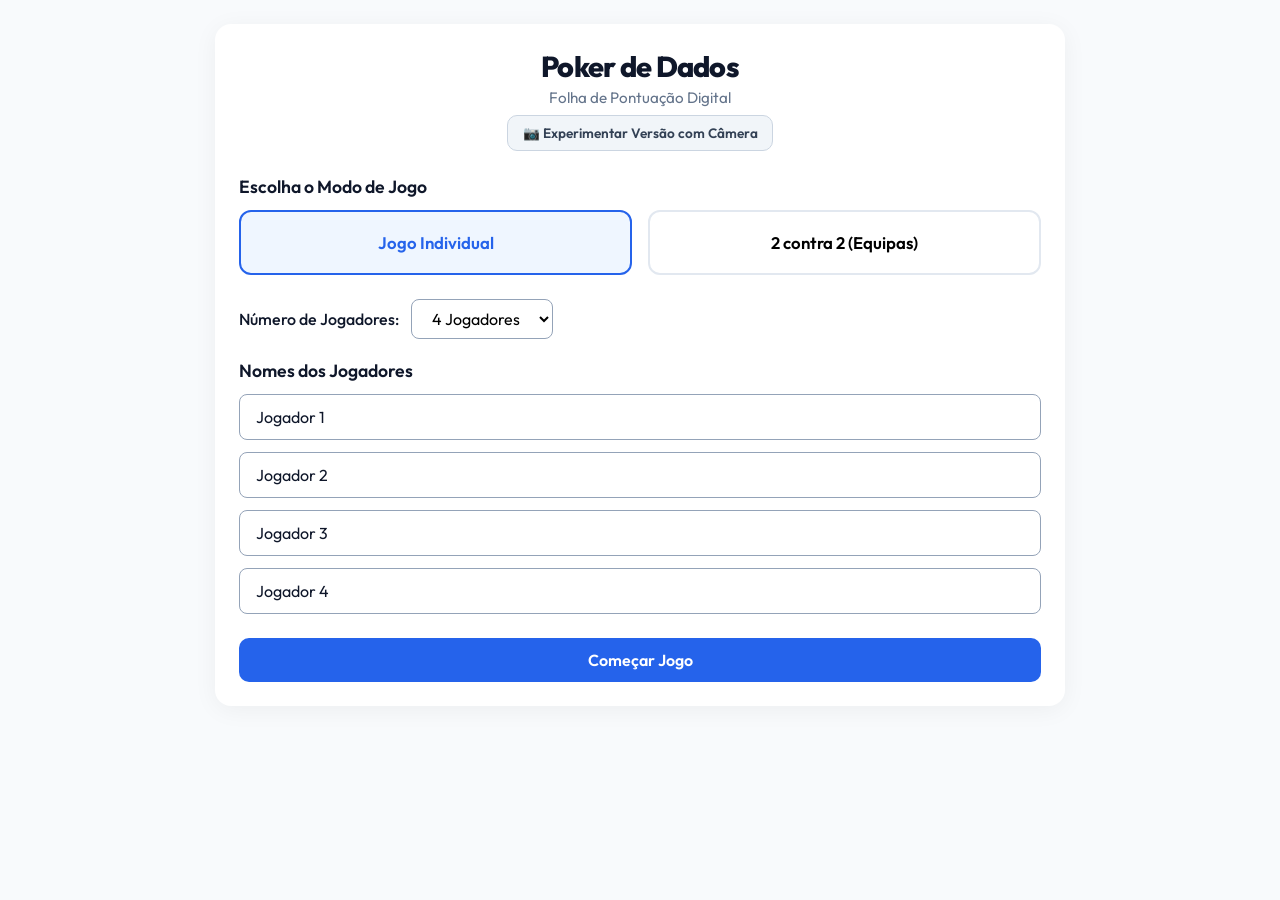
<file: index.html>
<!DOCTYPE html>
<html lang="pt">
<head>
  <meta charset="UTF-8">
  <meta name="viewport" content="width=device-width, initial-scale=1.0, maximum-scale=1.0, user-scalable=no, viewport-fit=cover">
  <title>Poker de Dados - Folha de Pontuação</title>
  
  <!-- PWA & Mobile Meta Tags -->
  <link rel="manifest" href="manifest.json">
  <meta name="theme-color" content="#2563eb">
  <meta name="apple-mobile-web-app-capable" content="yes">
  <meta name="apple-mobile-web-app-status-bar-style" content="black-translucent">
  <meta name="apple-mobile-web-app-title" content="Poker de Dados">
  <link rel="apple-touch-icon" href="icon.svg">
  <link rel="icon" type="image/svg+xml" href="icon.svg">

  <link rel="stylesheet" href="style.css">
</head>
<body>

  <div id="app">
    <header>
      <h1>Poker de Dados</h1>
      <p id="app-subtitle">Folha de Pontuação Digital</p>
      <div style="display: flex; gap: 0.5rem; justify-content: center; margin-top: 0.5rem;">
        <button type="button" id="pwa-install-btn" class="btn btn-secondary pwa-install-btn" style="display: none; width: auto;">
          📲 Instalar App
        </button>
        <a href="./camera/index.html" class="btn btn-secondary" style="width: auto; text-decoration: none; font-size: 0.85rem; padding: 0.5rem 0.9rem;">
          📷 Experimentar Versão com Câmera
        </a>
      </div>
    </header>

    <!-- SETUP SCREEN -->
    <div id="setup-screen" class="screen active">
      <div class="setup-group">
        <h3>Escolha o Modo de Jogo</h3>
        <div class="mode-selector">
          <button type="button" id="mode-individual-btn" class="mode-btn selected" onclick="selectGameMode('individual')">
            Jogo Individual
          </button>
          <button type="button" id="mode-teams-btn" class="mode-btn" onclick="selectGameMode('teams')">
            2 contra 2 (Equipas)
          </button>
        </div>
      </div>

      <!-- Individual Mode Setup -->
      <div id="individual-setup" class="setup-group">
        <div class="player-count-selector">
          <label for="player-count">Número de Jogadores:</label>
          <select id="player-count" onchange="onPlayerCountChange(this.value)">
            <option value="2">2 Jogadores</option>
            <option value="3">3 Jogadores</option>
            <option value="4" selected>4 Jogadores</option>
            <option value="5">5 Jogadores</option>
            <option value="6">6 Jogadores</option>
          </select>
        </div>
        
        <h3>Nomes dos Jogadores</h3>
        <div id="individual-players-inputs" class="player-input-container">
          <!-- Populated dynamically via JS -->
        </div>
      </div>

      <!-- Team Mode Setup -->
      <div id="teams-setup" class="setup-group" style="display: none;">
        <h3>Nomes das Equipas e Jogadores</h3>
        <div class="player-input-container">
          <div class="team-box team-1">
            <h4>Equipa 1</h4>
            <div style="display: flex; flex-direction: column; gap: 0.50rem;">
              <input type="text" id="team1-p1" class="input-field" placeholder="Jogador 1" value="Jogador 1">
              <input type="text" id="team1-p2" class="input-field" placeholder="Jogador 2" value="Jogador 2">
            </div>
          </div>
          <div class="team-box team-2">
            <h4>Equipa 2</h4>
            <div style="display: flex; flex-direction: column; gap: 0.50rem;">
              <input type="text" id="team2-p1" class="input-field" placeholder="Jogador 3" value="Jogador 3">
              <input type="text" id="team2-p2" class="input-field" placeholder="Jogador 4" value="Jogador 4">
            </div>
          </div>
        </div>
      </div>

      <button type="button" class="btn btn-primary" onclick="startGame()">
        Começar Jogo
      </button>
    </div>

    <!-- GAMEPLAY SCREEN -->
    <div id="game-screen" class="screen">
      <!-- Turn Indicator -->
      <div id="turn-indicator" class="turn-indicator" style="display: none;">
        <div class="turn-indicator-info">
          <span class="turn-indicator-label">Vez de jogar</span>
          <span id="turn-indicator-name" class="turn-indicator-name">-</span>
        </div>
        <button type="button" class="btn-skip-turn" onclick="skipTurn()" title="Passar a vez">⏭</button>
      </div>

      <!-- Winner Banner -->
      <div id="winner-banner" class="winner-banner" style="display: none;">
        <h3 id="winner-title">Líder: -</h3>
        <p id="winner-detail">-</p>
      </div>

      <!-- Container for stacked tables -->
      <div id="scorecards-container">
        <!-- Dynamic rendering via JS -->
      </div>

      <!-- Action Footer -->
      <div class="game-actions">
        <button type="button" class="btn btn-secondary" onclick="resetToSetup()">
          Novo Jogo (Reiniciar)
        </button>
      </div>
    </div>
  </div>

  <!-- SCORE PICKER MODAL -->
  <div id="score-picker-modal" class="modal-overlay">
    <div class="modal-content">
      <div class="modal-header">
        <div id="picker-category" class="modal-title">Categoria</div>
        <div id="picker-player" class="modal-subtitle">Jogador</div>
      </div>
      
      <!-- Threshold Alert Banner (shows if column is locked and requires opening value) -->
      <div id="picker-threshold-info" class="modal-threshold-alert" style="display: none;">
        Coluna fechada. Precisas de pelo menos 7 pontos para abrir!
      </div>
      
      <!-- Option buttons grid -->
      <div id="picker-buttons" class="modal-buttons-grid">
        <!-- Dynamic rendering based on category -->
      </div>
      
      <div class="modal-footer">
        <button type="button" class="btn btn-secondary" style="flex: 1;" onclick="closeScorePicker()">
          Cancelar
        </button>
        <button type="button" class="btn btn-danger" style="flex: 1;" onclick="clearScoreValue()">
          Limpar
        </button>
      </div>
    </div>
  </div>

  <script src="app.js"></script>
</body>
</html>
</file>
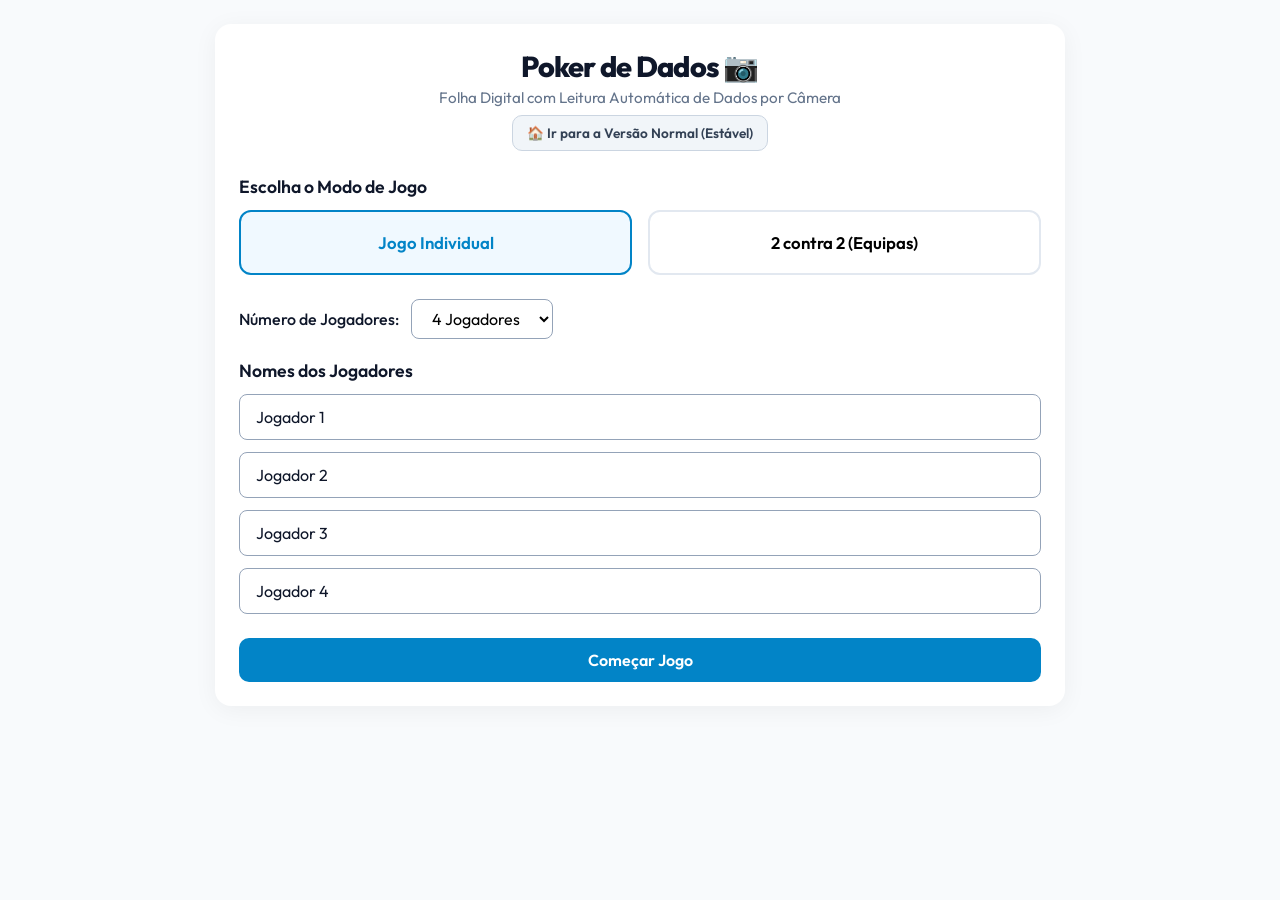
<file: camera/index.html>
<!DOCTYPE html>
<html lang="pt">
<head>
  <meta charset="UTF-8">
  <meta name="viewport" content="width=device-width, initial-scale=1.0, maximum-scale=1.0, user-scalable=no, viewport-fit=cover">
  <title>Poker de Dados (com Câmera AI)</title>
  
  <!-- PWA & Mobile Meta Tags -->
  <link rel="manifest" href="manifest.json">
  <meta name="theme-color" content="#0284c7">
  <meta name="apple-mobile-web-app-capable" content="yes">
  <meta name="apple-mobile-web-app-status-bar-style" content="black-translucent">
  <meta name="apple-mobile-web-app-title" content="Poker Câmera">
  <link rel="apple-touch-icon" href="icon.svg">
  <link rel="icon" type="image/svg+xml" href="icon.svg">

  <link rel="stylesheet" href="style.css">
</head>
<body>

  <div id="app">
    <header>
      <h1>Poker de Dados 📷</h1>
      <p id="app-subtitle">Folha Digital com Leitura Automática de Dados por Câmera</p>
      <div style="display: flex; gap: 0.5rem; justify-content: center; margin-top: 0.5rem;">
        <button type="button" id="pwa-install-btn" class="btn btn-secondary pwa-install-btn" style="display: none; width: auto;">
          📲 Instalar App
        </button>
        <a href="../index.html" class="btn btn-secondary" style="width: auto; text-decoration: none; font-size: 0.85rem; padding: 0.5rem 0.9rem;">
          🏠 Ir para a Versão Normal (Estável)
        </a>
      </div>
    </header>

    <!-- SETUP SCREEN -->
    <div id="setup-screen" class="screen active">
      <div class="setup-group">
        <h3>Escolha o Modo de Jogo</h3>
        <div class="mode-selector">
          <button type="button" id="mode-individual-btn" class="mode-btn selected" onclick="selectGameMode('individual')">
            Jogo Individual
          </button>
          <button type="button" id="mode-teams-btn" class="mode-btn" onclick="selectGameMode('teams')">
            2 contra 2 (Equipas)
          </button>
        </div>
      </div>

      <!-- Individual Mode Setup -->
      <div id="individual-setup" class="setup-group">
        <div class="player-count-selector">
          <label for="player-count">Número de Jogadores:</label>
          <select id="player-count" onchange="onPlayerCountChange(this.value)">
            <option value="2">2 Jogadores</option>
            <option value="3">3 Jogadores</option>
            <option value="4" selected>4 Jogadores</option>
            <option value="5">5 Jogadores</option>
            <option value="6">6 Jogadores</option>
          </select>
        </div>
        
        <h3>Nomes dos Jogadores</h3>
        <div id="individual-players-inputs" class="player-input-container">
          <!-- Populated dynamically via JS -->
        </div>
      </div>

      <!-- Team Mode Setup -->
      <div id="teams-setup" class="setup-group" style="display: none;">
        <h3>Nomes das Equipas e Jogadores</h3>
        <div class="player-input-container">
          <div class="team-box team-1">
            <h4>Equipa 1</h4>
            <div style="display: flex; flex-direction: column; gap: 0.50rem;">
              <input type="text" id="team1-p1" class="input-field" placeholder="Jogador 1" value="Jogador 1">
              <input type="text" id="team1-p2" class="input-field" placeholder="Jogador 2" value="Jogador 2">
            </div>
          </div>
          <div class="team-box team-2">
            <h4>Equipa 2</h4>
            <div style="display: flex; flex-direction: column; gap: 0.50rem;">
              <input type="text" id="team2-p1" class="input-field" placeholder="Jogador 3" value="Jogador 3">
              <input type="text" id="team2-p2" class="input-field" placeholder="Jogador 4" value="Jogador 4">
            </div>
          </div>
        </div>
      </div>

      <button type="button" class="btn btn-primary" onclick="startGame()">
        Começar Jogo
      </button>
    </div>

    <!-- GAMEPLAY SCREEN -->
    <div id="game-screen" class="screen">
      <!-- Turn Indicator with Camera Quick Scan Button -->
      <div id="turn-indicator" class="turn-indicator" style="display: none;">
        <div class="turn-indicator-info">
          <span class="turn-indicator-label">Vez de jogar</span>
          <span id="turn-indicator-name" class="turn-indicator-name">-</span>
        </div>
        <div style="display: flex; gap: 0.5rem;">
          <button type="button" class="btn btn-camera" style="padding: 0.5rem 0.8rem; font-size: 0.9rem; width: auto;" onclick="openCameraScanner()" title="Abrir Câmera para Ler Dados">
            📷 Digitalizar Dados
          </button>
          <button type="button" class="btn-skip-turn" onclick="skipTurn()" title="Passar a vez">⏭</button>
        </div>
      </div>

      <!-- Winner Banner -->
      <div id="winner-banner" class="winner-banner" style="display: none;">
        <h3 id="winner-title">Líder: -</h3>
        <p id="winner-detail">-</p>
      </div>

      <!-- Container for stacked tables -->
      <div id="scorecards-container">
        <!-- Dynamic rendering via JS -->
      </div>

      <!-- Action Footer -->
      <div class="game-actions">
        <button type="button" class="btn btn-camera" onclick="openCameraScanner()">
          📷 Digitalizar Dados da Mesa por Câmera
        </button>
        <button type="button" class="btn btn-secondary" onclick="resetToSetup()">
          Novo Jogo (Reiniciar)
        </button>
      </div>
    </div>
  </div>

  <!-- SCORE PICKER MODAL -->
  <div id="score-picker-modal" class="modal-overlay">
    <div class="modal-content">
      <div class="modal-header">
        <div id="picker-category" class="modal-title">Categoria</div>
        <div id="picker-player" class="modal-subtitle">Jogador</div>
      </div>
      
      <!-- Threshold Alert Banner -->
      <div id="picker-threshold-info" class="modal-threshold-alert" style="display: none;">
        Coluna fechada. Precisas de pelo menos 7 pontos para abrir!
      </div>
      
      <!-- Option buttons grid -->
      <div id="picker-buttons" class="modal-buttons-grid">
        <!-- Dynamic rendering based on category -->
      </div>
      
      <div class="modal-footer">
        <button type="button" class="btn btn-camera" style="flex: 1;" onclick="openCameraScannerForCurrentCell()">
          📷 Câmera
        </button>
        <button type="button" class="btn btn-secondary" style="flex: 1;" onclick="closeScorePicker()">
          Cancelar
        </button>
        <button type="button" class="btn btn-danger" style="flex: 1;" onclick="clearScoreValue()">
          Limpar
        </button>
      </div>
    </div>
  </div>

  <!-- CAMERA SCANNER MODAL OVERLAY -->
  <div id="camera-modal" class="camera-modal-overlay">
    <div class="camera-modal-header">
      <h3>📷 Leitor de Dados por Câmera</h3>
      <button type="button" class="btn-skip-turn" onclick="closeCameraScanner()">✕</button>
    </div>

    <!-- Video Live Stream Container -->
    <div class="camera-view-container">
      <video id="camera-stream" class="camera-video-stream" autoplay playsinline muted></video>
      <canvas id="camera-canvas-overlay" class="camera-canvas-overlay"></canvas>
      <div class="camera-guide-target">
        <span class="camera-guide-text">Aponta para os 5 dados na mesa</span>
      </div>
    </div>

    <!-- Turn Roll Tracker (Lançamento 1, 2 ou 3) -->
    <div class="roll-tracker-container">
      <div class="roll-tracker-header">
        <span>NÚMERO DO LANÇAMENTO DESTE TURNO:</span>
        <strong id="roll-status-text">Lançamento 1 (Mão)</strong>
      </div>
      <div class="roll-selector-btns">
        <button type="button" id="roll-btn-1" class="roll-btn active" onclick="setRollIndex(1)">1º Lançamento (Mão/Servido)</button>
        <button type="button" id="roll-btn-2" class="roll-btn" onclick="setRollIndex(2)">2º Lançamento</button>
        <button type="button" id="roll-btn-3" class="roll-btn" onclick="setRollIndex(3)">3º Lançamento</button>
      </div>
    </div>

    <!-- Detected Dice Results Box -->
    <div class="detected-dice-box">
      <div class="detected-dice-title">
        <span>Dados Detetados (Toca para alterar se necessário):</span>
        <button type="button" class="btn-secondary" style="padding: 0.2rem 0.6rem; font-size: 0.75rem; width: auto;" onclick="simulateRandomRollDetection()">🔄 Recarregar / Reanalisar</button>
      </div>
      
      <div id="detected-chips-container" class="detected-chips-grid">
        <button type="button" class="dice-chip active" onclick="cycleDiceValue(0)" id="dice-chip-0">A</button>
        <button type="button" class="dice-chip active" onclick="cycleDiceValue(1)" id="dice-chip-1">A</button>
        <button type="button" class="dice-chip active" onclick="cycleDiceValue(2)" id="dice-chip-2">A</button>
        <button type="button" class="dice-chip active" onclick="cycleDiceValue(3)" id="dice-chip-3">A</button>
        <button type="button" class="dice-chip" onclick="cycleDiceValue(4)" id="dice-chip-4">K</button>
      </div>

      <div id="ai-suggestion-alert" class="poker-result-alert">
        🎯 Detetado: Poker de Ases (100 Pontos no Lançamento 2)
      </div>
    </div>

    <!-- Action Buttons -->
    <div class="camera-action-btns">
      <button type="button" class="btn btn-secondary" style="flex: 1;" onclick="closeCameraScanner()">
        Cancelar
      </button>
      <button type="button" id="apply-camera-score-btn" class="btn btn-primary" style="flex: 2; background-color: #0284c7;" onclick="applyCameraDetectedScore()">
        ✅ Confirmar e Apontar
      </button>
    </div>
  </div>

  <script src="app.js"></script>
</body>
</html>
</file>
<file: style.css>
/* Google Fonts Import - Outfit */
@import url('https://fonts.googleapis.com/css2?family=Outfit:wght@300;400;500;600;700;800&display=swap');

/* Color Variables */
:root {
  --bg-color: #f8fafc;
  --card-bg: #ffffff;
  --text-color: #0f172a;
  --text-muted: #64748b;
  --border-color: #94a3b8; /* Clearly visible border color */
  --border-light: #e2e8f0;
  --accent-color: #2563eb;
  --accent-hover: #1d4ed8;
  --danger-color: #ef4444;
  --danger-hover: #dc2626;
  
  /* Status Colors */
  --locked-color: #f97316; /* Orange for locked column */
  --locked-bg: #fff7ed;
  --unlocked-color: #10b981; /* Green for unlocked column */
  --unlocked-bg: #ecfdf5;
  
  /* Team specific backgrounds for group identification */
  --team-1-border: #3b82f6;
  --team-2-border: #8b5cf6;
  --team-1-bg: #f0f9ff;
  --team-2-bg: #f5f3ff;
  
  --font-family: 'Outfit', -apple-system, BlinkMacSystemFont, "Segoe UI", Roboto, sans-serif;
}

/* Reset */
* {
  box-sizing: border-box;
  margin: 0;
  padding: 0;
  -webkit-tap-highlight-color: transparent;
}

body {
  font-family: var(--font-family);
  background-color: var(--bg-color);
  color: var(--text-color);
  min-height: 100vh;
  display: flex;
  flex-direction: column;
  align-items: center;
  justify-content: flex-start;
  padding: 1rem;
}

/* App Container */
#app {
  width: 100%;
  max-width: 850px;
  background-color: var(--card-bg);
  border-radius: 16px;
  box-shadow: 0 4px 25px rgba(0, 0, 0, 0.05);
  padding: 1.5rem;
  margin-top: 0.5rem;
  margin-bottom: 2rem;
}

/* Header */
header {
  text-align: center;
  margin-bottom: 1.5rem;
}

header h1 {
  font-size: 1.8rem;
  font-weight: 800;
  color: var(--text-color);
  letter-spacing: -0.025em;
  margin-bottom: 0.25rem;
}

header p {
  color: var(--text-muted);
  font-size: 0.95rem;
}

/* Screens Toggle */
.screen {
  display: none;
}

.screen.active {
  display: block;
}

/* Utility Components */
.btn {
  display: inline-flex;
  align-items: center;
  justify-content: center;
  padding: 0.75rem 1.5rem;
  font-family: var(--font-family);
  font-size: 1rem;
  font-weight: 600;
  border-radius: 10px;
  border: none;
  cursor: pointer;
  transition: background-color 0.15s ease, transform 0.1s ease;
  width: 100%;
}

.btn:active {
  transform: scale(0.98);
}

.btn-primary {
  background-color: var(--accent-color);
  color: #ffffff;
}

.btn-primary:hover {
  background-color: var(--accent-hover);
}

.btn-secondary {
  background-color: #f1f5f9;
  color: #334155;
  border: 1px solid #cbd5e1;
}

.btn-secondary:hover {
  background-color: #e2e8f0;
}

.btn-danger {
  background-color: var(--danger-color);
  color: #ffffff;
}

.btn-danger:hover {
  background-color: var(--danger-hover);
}

/* Welcome & Setup Screens */
.setup-group {
  margin-bottom: 1.5rem;
}

.setup-group h3 {
  font-size: 1.1rem;
  margin-bottom: 0.75rem;
  font-weight: 600;
}

.mode-selector {
  display: grid;
  grid-template-columns: 1fr 1fr;
  gap: 1rem;
  margin-bottom: 1.5rem;
}

.mode-btn {
  padding: 1.25rem 1rem;
  border: 2px solid var(--border-light);
  border-radius: 12px;
  background-color: var(--card-bg);
  cursor: pointer;
  font-family: var(--font-family);
  font-size: 1.05rem;
  font-weight: 600;
  text-align: center;
  transition: all 0.2s ease;
}

.mode-btn.selected {
  border-color: var(--accent-color);
  background-color: #eff6ff;
  color: var(--accent-color);
}

/* Player Inputs Form */
.player-input-container {
  display: flex;
  flex-direction: column;
  gap: 0.75rem;
  margin-bottom: 1.5rem;
}

.player-count-selector {
  display: flex;
  align-items: center;
  gap: 0.75rem;
  margin-bottom: 1.25rem;
}

.player-count-selector label {
  font-weight: 500;
  color: var(--text-color);
}

.player-count-selector select {
  font-family: var(--font-family);
  font-size: 1rem;
  padding: 0.5rem 1rem;
  border-radius: 8px;
  border: 1px solid var(--border-color);
  outline: none;
  background-color: #ffffff;
}

.team-box {
  border: 1px solid var(--border-light);
  border-radius: 12px;
  padding: 1rem;
  background-color: #fafafa;
}

.team-box.team-1 {
  border-left: 4px solid var(--team-1-border);
}

.team-box.team-2 {
  border-left: 4px solid var(--team-2-border);
}

.team-box h4 {
  font-size: 0.95rem;
  text-transform: uppercase;
  letter-spacing: 0.05em;
  margin-bottom: 0.75rem;
  color: var(--text-muted);
}

.input-field {
  width: 100%;
  padding: 0.75rem 1rem;
  border-radius: 8px;
  border: 1px solid var(--border-color);
  font-family: var(--font-family);
  font-size: 1rem;
  color: var(--text-color);
  outline: none;
  background-color: #ffffff;
  transition: border-color 0.15s ease;
}

.input-field:focus {
  border-color: var(--accent-color);
  box-shadow: 0 0 0 3px rgba(37, 99, 235, 0.1);
}

/* Dynamic Gameplay Screen Layout */
.team-container {
  border: 2px solid var(--border-light);
  border-radius: 16px;
  padding: 1.25rem;
  margin-bottom: 1.5rem;
}

.team-container.team-1 {
  border-color: var(--team-1-border);
  background-color: #fafcfe;
}

.team-container.team-2 {
  border-color: var(--team-2-border);
  background-color: #fbfaff;
}

.team-header-banner {
  display: flex;
  justify-content: space-between;
  align-items: center;
  margin-bottom: 1rem;
  border-bottom: 1px dashed var(--border-color);
  padding-bottom: 0.5rem;
}

.team-header-banner h2 {
  font-size: 1.3rem;
  font-weight: 800;
}

.team-header-banner.team-1 h2 {
  color: var(--team-1-border);
}

.team-header-banner.team-2 h2 {
  color: var(--team-2-border);
}

.team-total-badge {
  font-size: 1.2rem;
  font-weight: 800;
  background-color: var(--text-color);
  color: #ffffff;
  padding: 0.25rem 0.75rem;
  border-radius: 20px;
}

/* Individual Player Card holding their table */
.player-card {
  background-color: var(--card-bg);
  border: 1px solid var(--border-color);
  border-radius: 12px;
  padding: 1rem;
  margin-bottom: 1.25rem;
  box-shadow: 0 2px 8px rgba(0,0,0,0.02);
}

.player-card:last-child {
  margin-bottom: 0;
}

.player-card-header {
  display: flex;
  justify-content: space-between;
  align-items: center;
  margin-bottom: 0.75rem;
}

.player-card-name {
  font-size: 1.2rem;
  font-weight: 700;
  color: var(--text-color);
}

.player-card-title-group {
  display: flex;
  flex-direction: column;
  gap: 0.15rem;
}

.player-card-subtitle {
  font-size: 0.9rem;
  color: var(--text-muted);
}

.player-card-total {
  font-size: 1.1rem;
  font-weight: 800;
  color: var(--accent-color);
  background-color: #eff6ff;
  padding: 0.2rem 0.6rem;
  border-radius: 8px;
}

/* Table styling for Poker de Dados scorecard */
.table-responsive-container {
  width: 100%;
  overflow-x: auto;
  border-radius: 8px;
  border: 1px solid var(--border-color);
}

table.scorecard-table {
  width: 100%;
  border-collapse: collapse;
  text-align: center;
  table-layout: fixed;
  min-width: 480px;
}

table.scorecard-table th, 
table.scorecard-table td {
  padding: 0.6rem 0.3rem;
  border: 1px solid var(--border-color);
  font-size: 1rem;
  vertical-align: middle;
}

/* Header Cells */
table.scorecard-table th {
  background-color: #f1f5f9;
  font-weight: 700;
  color: var(--text-color);
  font-size: 0.9rem;
}

table.scorecard-table th.threshold-header {
  background-color: #e2e8f0;
  font-size: 1rem;
  font-weight: 800;
}

/* Column Unlock Status Badge */
.col-status-indicator {
  display: block;
  font-size: 0.65rem;
  font-weight: 700;
  text-transform: uppercase;
  padding: 0.05rem 0.25rem;
  border-radius: 4px;
  margin-top: 0.15rem;
}

.col-status-indicator.locked {
  color: var(--locked-color);
  background-color: var(--locked-bg);
}

.col-status-indicator.unlocked {
  color: var(--unlocked-color);
  background-color: var(--unlocked-bg);
}

/* Category column styling */
table.scorecard-table td.category-cell {
  text-align: left;
  padding-left: 0.75rem;
  font-weight: 700;
  color: var(--text-color);
  background-color: #f8fafc;
  width: 110px;
}

/* Score Cell Styling */
table.scorecard-table td.score-cell {
  cursor: pointer;
  background-color: #ffffff;
  font-weight: 800;
  font-size: 1.15rem;
  color: var(--accent-color);
  user-select: none;
  transition: background-color 0.1s ease;
}

table.scorecard-table td.score-cell:hover {
  background-color: #f8fafc;
}

table.scorecard-table td.score-cell.empty {
  color: #cbd5e1;
  font-weight: 300;
  font-size: 0.9rem;
}

/* Closed Category Row ("risco" quando alguém completa a categoria) */
tr.category-closed-row td.category-cell {
  background-color: #f1f5f9;
}

.category-label-closed {
  display: block;
  text-decoration: line-through;
  color: var(--text-muted);
}

.category-final-total {
  display: block;
  margin-top: 0.2rem;
  font-size: 0.8rem;
  font-weight: 800;
  color: var(--accent-color);
}

table.scorecard-table td.score-cell.locked-out {
  cursor: not-allowed;
  background-color: #f8fafc;
  background-image: linear-gradient(
    to top right,
    transparent calc(50% - 1px),
    var(--border-color) calc(50% - 1px),
    var(--border-color) calc(50% + 1px),
    transparent calc(50% + 1px)
  );
  opacity: 0.85;
}

table.scorecard-table td.score-cell.locked-out:hover {
  background-color: #f8fafc;
}

/* Special Columns / Rows */
table.scorecard-table td.total-column-cell {
  background-color: #f8fafc;
  font-weight: 800;
  font-size: 1.05rem;
  color: var(--text-color);
}

tr.total-row td {
  font-weight: 800;
  font-size: 1.15rem;
  background-color: #e2e8f0 !important;
  color: var(--text-color) !important;
}

tr.total-row td.grand-total-cell {
  background-color: #cbd5e1 !important;
  font-size: 1.25rem;
  color: var(--accent-color) !important;
}

/* Turn Indicator */
.turn-indicator {
  display: none;
  align-items: center;
  justify-content: space-between;
  gap: 1rem;
  background-color: #eff6ff;
  border: 1px solid var(--team-1-border);
  border-radius: 12px;
  padding: 0.75rem 1rem;
  margin-bottom: 1.5rem;
}

.turn-indicator.turn-team-1 {
  background-color: #f5f3ff;
  border-color: var(--team-2-border);
}

.turn-indicator-info {
  display: flex;
  flex-direction: column;
  gap: 0.1rem;
}

.turn-indicator-label {
  font-size: 0.75rem;
  text-transform: uppercase;
  letter-spacing: 0.05em;
  color: var(--text-muted);
  font-weight: 600;
}

.turn-indicator-name {
  font-size: 1.2rem;
  font-weight: 800;
  color: var(--team-1-border);
}

.turn-indicator.turn-team-1 .turn-indicator-name {
  color: var(--team-2-border);
}

.btn-skip-turn {
  background-color: #ffffff;
  border: 1px solid var(--border-color);
  border-radius: 10px;
  width: 42px;
  height: 42px;
  font-size: 1.1rem;
  cursor: pointer;
  flex-shrink: 0;
  font-family: var(--font-family);
}

.btn-skip-turn:hover {
  background-color: #f1f5f9;
}

/* Standings Leaderboard */
.winner-banner {
  background: #f0fdf4;
  border: 1px solid #bbf7d0;
  border-radius: 12px;
  padding: 1rem;
  text-align: center;
  margin-bottom: 1.5rem;
}

.winner-banner h3 {
  color: #166534;
  font-size: 1.25rem;
  font-weight: 800;
  margin-bottom: 0.25rem;
}

.winner-banner p {
  color: #15803d;
  font-size: 0.95rem;
  font-weight: 500;
}

/* Footer reset actions */
.game-actions {
  display: grid;
  grid-template-columns: 1fr;
  gap: 1rem;
  margin-top: 1.5rem;
}

/* Modal Overlay for Score Selector */
.modal-overlay {
  display: none;
  position: fixed;
  top: 0;
  left: 0;
  right: 0;
  bottom: 0;
  background-color: rgba(15, 23, 42, 0.6);
  z-index: 1000;
  justify-content: center;
  align-items: flex-end; /* Bottom sheet on mobile, centered on desktop */
  padding: 0;
}

@media (min-width: 600px) {
  .modal-overlay {
    align-items: center;
    padding: 1rem;
  }
}

.modal-overlay.active {
  display: flex;
}

.modal-content {
  background-color: #ffffff;
  width: 100%;
  max-width: 500px;
  border-top-left-radius: 20px;
  border-top-right-radius: 20px;
  padding: 1.5rem;
  box-shadow: 0 -4px 20px rgba(0, 0, 0, 0.1);
  animation: slideUp 0.2s ease-out;
}

@media (min-width: 600px) {
  .modal-content {
    border-radius: 16px;
    box-shadow: 0 10px 25px -5px rgba(0, 0, 0, 0.1), 0 8px 10px -6px rgba(0, 0, 0, 0.1);
    animation: fadeIn 0.15s ease-out;
  }
}

.modal-header {
  margin-bottom: 1.25rem;
  text-align: center;
}

.modal-title {
  font-size: 1.25rem;
  font-weight: 700;
  color: var(--text-color);
}

.modal-subtitle {
  font-size: 0.95rem;
  color: var(--text-muted);
  margin-top: 0.25rem;
}

.modal-threshold-alert {
  background-color: var(--locked-bg);
  border: 1px solid #fed7aa;
  color: #c2410c;
  padding: 0.5rem;
  border-radius: 8px;
  font-size: 0.85rem;
  font-weight: 600;
  text-align: center;
  margin-bottom: 1rem;
}

.modal-buttons-grid {
  display: grid;
  grid-template-columns: repeat(3, 1fr);
  gap: 0.75rem;
  margin-bottom: 1.5rem;
}

.picker-input-wrapper {
  display: grid;
  gap: 0.75rem;
  grid-column: 1 / -1;
}

.modal-score-input {
  width: 100%;
  padding: 0.95rem 1rem;
  font-size: 1rem;
  border: 1px solid var(--border-color);
  border-radius: 12px;
  background-color: #ffffff;
  color: var(--text-color);
  outline: none;
}

.modal-score-input:focus {
  border-color: var(--accent-color);
  box-shadow: 0 0 0 3px rgba(37, 99, 235, 0.12);
}

.modal-score-hint {
  color: var(--text-muted);
  font-size: 0.9rem;
}

.closed-entry {
  color: var(--text-muted);
  opacity: 0.9;
  font-weight: 700;
}

.modal-save-btn {
  grid-column: 1 / -1;
}

.modal-score-btn {
  padding: 0.85rem 0.4rem;
  font-size: 1.25rem;
  font-weight: 800;
  background-color: #f1f5f9;
  border: 1px solid #cbd5e1;
  border-radius: 12px;
  color: var(--text-color);
  cursor: pointer;
  font-family: var(--font-family);
  transition: all 0.1s ease;
  display: flex;
  flex-direction: column;
  align-items: center;
  justify-content: center;
  gap: 0.2rem;
}

.modal-score-btn:hover {
  background-color: #e2e8f0;
}

.modal-score-btn.satisfies-threshold {
  border-color: var(--unlocked-color);
  background-color: #f6fdfa;
  color: #065f46;
}

.modal-score-btn.satisfies-threshold:hover {
  background-color: #ecfdf5;
}

.modal-score-btn.fails-threshold {
  opacity: 0.65;
}

.modal-score-btn:active {
  transform: scale(0.96);
}

.modal-score-btn span.btn-label {
  font-size: 0.7rem;
  font-weight: 500;
  color: var(--text-muted);
  text-transform: uppercase;
}

.modal-score-btn.satisfies-threshold span.btn-label {
  color: #047857;
}

.modal-footer {
  display: flex;
  gap: 0.75rem;
}

/* Animations */
@keyframes slideUp {
  from { transform: translateY(100%); }
  to { transform: translateY(0); }
}

@keyframes fadeIn {
  from { opacity: 0; transform: scale(0.95); }
  to { opacity: 1; transform: scale(1); }
}

/* Responsive Overrides */
@media (max-width: 480px) {
  body {
    padding: 0.5rem;
  }
  
  #app {
    padding: 1rem;
    border-radius: 12px;
    margin-top: 0;
  }
  
  header h1 {
    font-size: 1.5rem;
  }
  
  table.scorecard-table th, 
  table.scorecard-table td {
    padding: 0.5rem 0.2rem;
    font-size: 0.9rem;
  }
  
  table.scorecard-table td.score-cell {
    font-size: 1.05rem;
  }
  
  table.scorecard-table td.category-cell {
    width: 90px;
    padding-left: 0.4rem;
    font-size: 0.85rem;
  }
  
  tr.total-row td {
    font-size: 0.95rem;
  }
  
  tr.total-row td.grand-total-cell {
    font-size: 1.1rem;
  }
  
  .col-status-indicator {
    font-size: 0.6rem;
  }
}
</file>
<file: camera/style.css>
/* Google Fonts Import - Outfit */
@import url('https://fonts.googleapis.com/css2?family=Outfit:wght@300;400;500;600;700;800&display=swap');

/* Color Variables */
:root {
  --bg-color: #f8fafc;
  --card-bg: #ffffff;
  --text-color: #0f172a;
  --text-muted: #64748b;
  --border-color: #94a3b8;
  --border-light: #e2e8f0;
  --accent-color: #0284c7; /* Sky blue accent for camera version */
  --accent-hover: #0369a1;
  --danger-color: #ef4444;
  --danger-hover: #dc2626;
  
  --locked-color: #f97316;
  --locked-bg: #fff7ed;
  --unlocked-color: #10b981;
  --unlocked-bg: #ecfdf5;
  
  --team-1-border: #0284c7;
  --team-2-border: #8b5cf6;
  --team-1-bg: #f0f9ff;
  --team-2-bg: #f5f3ff;
  
  --font-family: 'Outfit', -apple-system, BlinkMacSystemFont, "Segoe UI", Roboto, sans-serif;
}

* {
  box-sizing: border-box;
  margin: 0;
  padding: 0;
  -webkit-tap-highlight-color: transparent;
}

body {
  font-family: var(--font-family);
  background-color: var(--bg-color);
  color: var(--text-color);
  min-height: 100vh;
  display: flex;
  flex-direction: column;
  align-items: center;
  justify-content: flex-start;
  padding: 1rem;
}

#app {
  width: 100%;
  max-width: 850px;
  background-color: var(--card-bg);
  border-radius: 16px;
  box-shadow: 0 4px 25px rgba(0, 0, 0, 0.05);
  padding: 1.5rem;
  margin-top: 0.5rem;
  margin-bottom: 2rem;
}

header {
  text-align: center;
  margin-bottom: 1.5rem;
}

header h1 {
  font-size: 1.8rem;
  font-weight: 800;
  color: var(--text-color);
  letter-spacing: -0.025em;
  margin-bottom: 0.25rem;
}

header p {
  color: var(--text-muted);
  font-size: 0.95rem;
}

.screen { display: none; }
.screen.active { display: block; }

.btn {
  display: inline-flex;
  align-items: center;
  justify-content: center;
  padding: 0.75rem 1.5rem;
  font-family: var(--font-family);
  font-size: 1rem;
  font-weight: 600;
  border-radius: 10px;
  border: none;
  cursor: pointer;
  transition: background-color 0.15s ease, transform 0.1s ease;
  width: 100%;
}
.btn:active { transform: scale(0.98); }
.btn-primary { background-color: var(--accent-color); color: #ffffff; }
.btn-primary:hover { background-color: var(--accent-hover); }
.btn-secondary { background-color: #f1f5f9; color: #334155; border: 1px solid #cbd5e1; }
.btn-secondary:hover { background-color: #e2e8f0; }
.btn-danger { background-color: var(--danger-color); color: #ffffff; }
.btn-danger:hover { background-color: var(--danger-hover); }
.btn-camera { background: linear-gradient(135deg, #0284c7 0%, #2563eb 100%); color: #ffffff; font-weight: 700; }
.btn-camera:hover { opacity: 0.95; }

.setup-group { margin-bottom: 1.5rem; }
.setup-group h3 { font-size: 1.1rem; margin-bottom: 0.75rem; font-weight: 600; }

.mode-selector { display: grid; grid-template-columns: 1fr 1fr; gap: 1rem; margin-bottom: 1.5rem; }
.mode-btn {
  padding: 1.25rem 1rem;
  border: 2px solid var(--border-light);
  border-radius: 12px;
  background-color: var(--card-bg);
  cursor: pointer;
  font-family: var(--font-family);
  font-size: 1.05rem;
  font-weight: 600;
  text-align: center;
  transition: all 0.2s ease;
}
.mode-btn.selected { border-color: var(--accent-color); background-color: #f0f9ff; color: var(--accent-color); }

.player-input-container { display: flex; flex-direction: column; gap: 0.75rem; margin-bottom: 1.5rem; }
.player-count-selector { display: flex; align-items: center; gap: 0.75rem; margin-bottom: 1.25rem; }
.player-count-selector label { font-weight: 500; color: var(--text-color); }
.player-count-selector select { font-family: var(--font-family); font-size: 1rem; padding: 0.5rem 1rem; border-radius: 8px; border: 1px solid var(--border-color); outline: none; background-color: #ffffff; }

.team-box { border: 1px solid var(--border-light); border-radius: 12px; padding: 1rem; background-color: #fafafa; }
.team-box.team-1 { border-left: 4px solid var(--team-1-border); }
.team-box.team-2 { border-left: 4px solid var(--team-2-border); }
.team-box h4 { font-size: 0.95rem; text-transform: uppercase; letter-spacing: 0.05em; margin-bottom: 0.75rem; color: var(--text-muted); }

.input-field {
  width: 100%; padding: 0.75rem 1rem; border-radius: 8px; border: 1px solid var(--border-color);
  font-family: var(--font-family); font-size: 1rem; color: var(--text-color); outline: none; background-color: #ffffff;
}
.input-field:focus { border-color: var(--accent-color); box-shadow: 0 0 0 3px rgba(2, 132, 199, 0.12); }

.team-container { border: 2px solid var(--border-light); border-radius: 16px; padding: 1.25rem; margin-bottom: 1.5rem; }
.team-container.team-1 { border-color: var(--team-1-border); background-color: #fafcfe; }
.team-container.team-2 { border-color: var(--team-2-border); background-color: #fbfaff; }

.team-header-banner { display: flex; justify-content: space-between; align-items: center; margin-bottom: 1rem; border-bottom: 1px dashed var(--border-color); padding-bottom: 0.5rem; }
.team-header-banner h2 { font-size: 1.3rem; font-weight: 800; }
.team-header-banner.team-1 h2 { color: var(--team-1-border); }
.team-header-banner.team-2 h2 { color: var(--team-2-border); }
.team-total-badge { font-size: 1.2rem; font-weight: 800; background-color: var(--text-color); color: #ffffff; padding: 0.25rem 0.75rem; border-radius: 20px; }

.player-card { background-color: var(--card-bg); border: 1px solid var(--border-color); border-radius: 12px; padding: 1rem; margin-bottom: 1.25rem; box-shadow: 0 2px 8px rgba(0,0,0,0.02); }
.player-card-header { display: flex; justify-content: space-between; align-items: center; margin-bottom: 0.75rem; }
.player-card-name { font-size: 1.2rem; font-weight: 700; color: var(--text-color); }
.player-card-total { font-size: 1.1rem; font-weight: 800; color: var(--accent-color); background-color: #f0f9ff; padding: 0.2rem 0.6rem; border-radius: 8px; }

.table-responsive-container { width: 100%; overflow-x: auto; border-radius: 8px; border: 1px solid var(--border-color); }
table.scorecard-table { width: 100%; border-collapse: collapse; text-align: center; table-layout: fixed; min-width: 480px; }
table.scorecard-table th, table.scorecard-table td { padding: 0.6rem 0.3rem; border: 1px solid var(--border-color); font-size: 1rem; vertical-align: middle; }
table.scorecard-table th { background-color: #f1f5f9; font-weight: 700; color: var(--text-color); font-size: 0.9rem; }
table.scorecard-table th.threshold-header { background-color: #e2e8f0; font-size: 1rem; font-weight: 800; }

.col-status-indicator { display: block; font-size: 0.65rem; font-weight: 700; text-transform: uppercase; padding: 0.05rem 0.25rem; border-radius: 4px; margin-top: 0.15rem; }
.col-status-indicator.locked { color: var(--locked-color); background-color: var(--locked-bg); }
.col-status-indicator.unlocked { color: var(--unlocked-color); background-color: var(--unlocked-bg); }

table.scorecard-table td.category-cell { text-align: left; padding-left: 0.75rem; font-weight: 700; color: var(--text-color); background-color: #f8fafc; width: 110px; }
table.scorecard-table td.score-cell { cursor: pointer; background-color: #ffffff; font-weight: 800; font-size: 1.15rem; color: var(--accent-color); user-select: none; transition: background-color 0.1s ease; }
table.scorecard-table td.score-cell:hover { background-color: #f8fafc; }
table.scorecard-table td.score-cell.empty { color: #cbd5e1; font-weight: 300; font-size: 0.9rem; }
table.scorecard-table td.score-cell.locked-out { cursor: not-allowed; background-color: #f8fafc; opacity: 0.85; }

tr.total-row td { font-weight: 800; font-size: 1.15rem; background-color: #e2e8f0 !important; color: var(--text-color) !important; }
tr.total-row td.grand-total-cell { background-color: #cbd5e1 !important; font-size: 1.25rem; color: var(--accent-color) !important; }

.turn-indicator { display: none; align-items: center; justify-content: space-between; gap: 1rem; background-color: #f0f9ff; border: 1px solid var(--accent-color); border-radius: 12px; padding: 0.75rem 1rem; margin-bottom: 1.5rem; }
.turn-indicator.turn-team-1 { background-color: #f5f3ff; border-color: var(--team-2-border); }
.turn-indicator-info { display: flex; flex-direction: column; gap: 0.1rem; }
.turn-indicator-label { font-size: 0.75rem; text-transform: uppercase; letter-spacing: 0.05em; color: var(--text-muted); font-weight: 600; }
.turn-indicator-name { font-size: 1.2rem; font-weight: 800; color: var(--accent-color); }
.turn-indicator.turn-team-1 .turn-indicator-name { color: var(--team-2-border); }

.btn-skip-turn { background-color: #ffffff; border: 1px solid var(--border-color); border-radius: 10px; width: 42px; height: 42px; font-size: 1.1rem; cursor: pointer; flex-shrink: 0; }

.winner-banner { background: #f0fdf4; border: 1px solid #bbf7d0; border-radius: 12px; padding: 1rem; text-align: center; margin-bottom: 1.5rem; }
.winner-banner h3 { color: #166534; font-size: 1.25rem; font-weight: 800; margin-bottom: 0.25rem; }

.game-actions { display: grid; grid-template-columns: 1fr; gap: 1rem; margin-top: 1.5rem; }

/* Score Picker Modal */
.modal-overlay { display: none; position: fixed; top: 0; left: 0; right: 0; bottom: 0; background-color: rgba(15, 23, 42, 0.6); z-index: 1000; justify-content: center; align-items: flex-end; padding: 0; }
@media (min-width: 600px) { .modal-overlay { align-items: center; padding: 1rem; } }
.modal-overlay.active { display: flex; }
.modal-content { background-color: #ffffff; width: 100%; max-width: 500px; border-top-left-radius: 20px; border-top-right-radius: 20px; padding: 1.5rem; box-shadow: 0 -4px 20px rgba(0, 0, 0, 0.1); animation: slideUp 0.2s ease-out; }
@media (min-width: 600px) { .modal-content { border-radius: 16px; animation: fadeIn 0.15s ease-out; } }

.modal-header { margin-bottom: 1.25rem; text-align: center; }
.modal-title { font-size: 1.25rem; font-weight: 700; color: var(--text-color); }
.modal-subtitle { font-size: 0.95rem; color: var(--text-muted); margin-top: 0.25rem; }
.modal-threshold-alert { background-color: var(--locked-bg); border: 1px solid #fed7aa; color: #c2410c; padding: 0.5rem; border-radius: 8px; font-size: 0.85rem; font-weight: 600; text-align: center; margin-bottom: 1rem; }
.modal-buttons-grid { display: grid; grid-template-columns: repeat(3, 1fr); gap: 0.75rem; margin-bottom: 1.5rem; }
.modal-score-btn { padding: 0.85rem 0.4rem; font-size: 1.25rem; font-weight: 800; background-color: #f1f5f9; border: 1px solid #cbd5e1; border-radius: 12px; color: var(--text-color); cursor: pointer; display: flex; flex-direction: column; align-items: center; justify-content: center; }
.modal-score-btn.satisfies-threshold { border-color: var(--unlocked-color); background-color: #f6fdfa; color: #065f46; }
.modal-footer { display: flex; gap: 0.75rem; }

/* ==========================================================================
   CAMERA & AI SCORE DETECTION SPECIFIC STYLES
   ========================================================================== */

.camera-modal-overlay {
  display: none;
  position: fixed;
  top: 0; left: 0; right: 0; bottom: 0;
  background-color: rgba(15, 23, 42, 0.92);
  z-index: 2000;
  flex-direction: column;
  align-items: center;
  justify-content: space-between;
  padding: 1rem;
  backdrop-filter: blur(8px);
}

.camera-modal-overlay.active {
  display: flex;
}

.camera-modal-header {
  width: 100%;
  max-width: 500px;
  display: flex;
  justify-content: space-between;
  align-items: center;
  color: #ffffff;
  padding: 0.5rem 0;
}

.camera-modal-header h3 {
  font-size: 1.2rem;
  font-weight: 800;
  display: flex;
  align-items: center;
  gap: 0.5rem;
}

.camera-view-container {
  position: relative;
  width: 100%;
  max-width: 500px;
  aspect-ratio: 4/3;
  background-color: #000000;
  border-radius: 16px;
  overflow: hidden;
  box-shadow: 0 8px 32px rgba(0, 0, 0, 0.5);
  border: 2px solid rgba(255, 255, 255, 0.2);
}

.camera-video-stream {
  width: 100%;
  height: 100%;
  object-fit: cover;
}

.camera-canvas-overlay {
  position: absolute;
  top: 0; left: 0;
  width: 100%;
  height: 100%;
  pointer-events: none;
}

.camera-guide-target {
  position: absolute;
  top: 50%; left: 50%;
  transform: translate(-50%, -50%);
  width: 80%;
  height: 70%;
  border: 2px dashed rgba(56, 189, 248, 0.6);
  border-radius: 12px;
  pointer-events: none;
  display: flex;
  align-items: center;
  justify-content: center;
}

.camera-guide-text {
  color: rgba(255, 255, 255, 0.7);
  font-size: 0.85rem;
  background-color: rgba(0, 0, 0, 0.5);
  padding: 0.25rem 0.75rem;
  border-radius: 20px;
}

/* Roll State Switcher (Lançamento 1, 2, 3) */
.roll-tracker-container {
  width: 100%;
  max-width: 500px;
  background-color: rgba(30, 41, 59, 0.8);
  border-radius: 14px;
  padding: 0.75rem;
  margin-top: 0.75rem;
  color: #ffffff;
  display: flex;
  flex-direction: column;
  gap: 0.5rem;
}

.roll-tracker-header {
  display: flex;
  justify-content: space-between;
  align-items: center;
  font-size: 0.85rem;
  color: #94a3b8;
}

.roll-selector-btns {
  display: grid;
  grid-template-columns: repeat(3, 1fr);
  gap: 0.5rem;
}

.roll-btn {
  padding: 0.6rem 0.25rem;
  border-radius: 8px;
  border: 1px solid #334155;
  background-color: #1e293b;
  color: #cbd5e1;
  font-size: 0.85rem;
  font-weight: 700;
  cursor: pointer;
  text-align: center;
  transition: all 0.15s ease;
}

.roll-btn.active {
  background-color: #0284c7;
  border-color: #38bdf8;
  color: #ffffff;
  box-shadow: 0 0 12px rgba(2, 132, 199, 0.5);
}

/* Detected Dice Result Bar */
.detected-dice-box {
  width: 100%;
  max-width: 500px;
  background-color: #ffffff;
  border-radius: 14px;
  padding: 0.9rem;
  margin-top: 0.75rem;
  box-shadow: 0 4px 20px rgba(0,0,0,0.2);
}

.detected-dice-title {
  font-size: 0.85rem;
  font-weight: 700;
  color: var(--text-muted);
  text-transform: uppercase;
  letter-spacing: 0.05em;
  margin-bottom: 0.5rem;
  display: flex;
  justify-content: space-between;
}

.detected-chips-grid {
  display: flex;
  justify-content: space-between;
  gap: 0.4rem;
  margin-bottom: 0.75rem;
}

.dice-chip {
  flex: 1;
  background-color: #f1f5f9;
  border: 2px solid #cbd5e1;
  border-radius: 10px;
  padding: 0.5rem 0.2rem;
  text-align: center;
  font-size: 1.1rem;
  font-weight: 800;
  color: #0f172a;
  cursor: pointer;
  transition: all 0.15s ease;
}

.dice-chip.active {
  border-color: #0284c7;
  background-color: #f0f9ff;
  color: #0284c7;
}

.poker-result-alert {
  background-color: #f0fdf4;
  border: 1px solid #86efac;
  color: #166534;
  font-weight: 800;
  font-size: 0.95rem;
  padding: 0.5rem;
  border-radius: 8px;
  text-align: center;
  margin-bottom: 0.75rem;
}

.camera-action-btns {
  display: flex;
  gap: 0.75rem;
  width: 100%;
  max-width: 500px;
  margin-top: 0.75rem;
}

@keyframes slideUp { from { transform: translateY(100%); } to { transform: translateY(0); } }
@keyframes fadeIn { from { opacity: 0; transform: scale(0.95); } to { opacity: 1; transform: scale(1); } }

@media (max-width: 480px) {
  body { padding: 0.5rem; }
  #app { padding: 1rem; border-radius: 12px; margin-top: 0; }
  header h1 { font-size: 1.5rem; }
  table.scorecard-table th, table.scorecard-table td { padding: 0.5rem 0.2rem; font-size: 0.9rem; }
  table.scorecard-table td.score-cell { font-size: 1.05rem; }
  table.scorecard-table td.category-cell { width: 90px; padding-left: 0.4rem; font-size: 0.85rem; }
}
</file>
